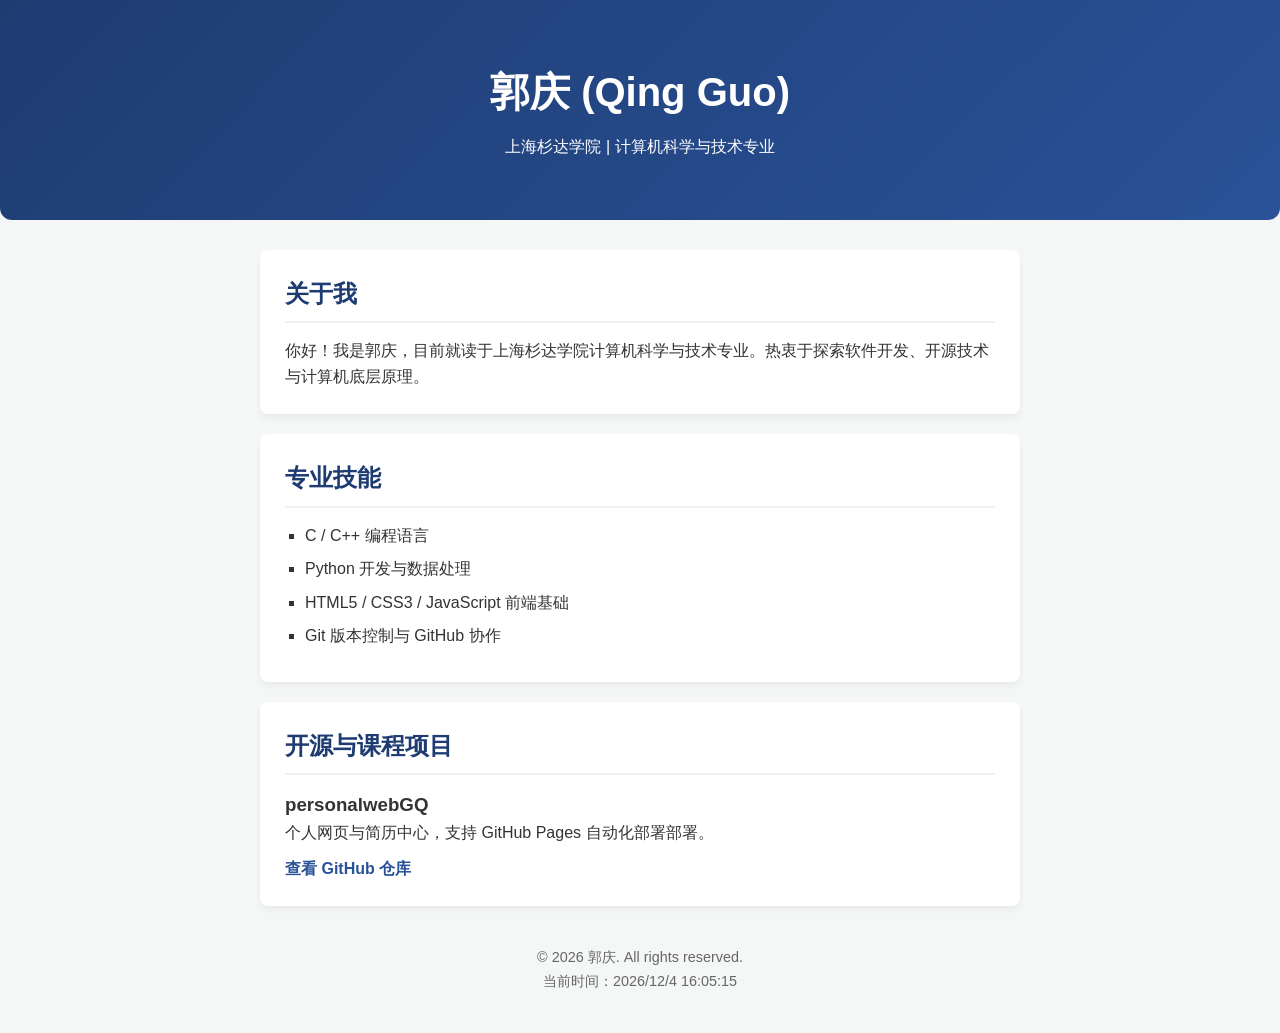
<file: index.html>
<!DOCTYPE html>
<html lang="zh-CN">
<head>
    <meta charset="UTF-8">
    <meta name="viewport" content="width=device-width, initial-scale=1.0">
    <title>郭庆 - 个人主页</title>
    <link rel="stylesheet" href="assets/style.css">
</head>
<body>
    <header>
        <div class="container">
            <h1>郭庆 (Qing Guo)</h1>
            <p>上海杉达学院 | 计算机科学与技术专业</p>
        </div>
    </header>

    <main class="container">
        <section class="card">
            <h2>关于我</h2>
            <p>你好！我是郭庆，目前就读于上海杉达学院计算机科学与技术专业。热衷于探索软件开发、开源技术与计算机底层原理。</p>
        </section>

        <section class="card">
            <h2>专业技能</h2>
            <ul class="skills">
                <li>C / C++ 编程语言</li>
                <li>Python 开发与数据处理</li>
                <li>HTML5 / CSS3 / JavaScript 前端基础</li>
                <li>Git 版本控制与 GitHub 协作</li>
            </ul>
        </section>

        <section class="card">
            <h2>开源与课程项目</h2>
            <div class="project">
                <h3>personalwebGQ</h3>
                <p>个人网页与简历中心，支持 GitHub Pages 自动化部署部署。</p>
                <a href="https://github.com/gq001-X/personalwebGQ" target="_blank">查看 GitHub 仓库</a>
            </div>
        </section>
    </main>

    <footer>
        <div class="container">
            <p>&copy; 2026 郭庆. All rights reserved.</p>
            <p id="time"></p>
        </div>
    </footer>

    <script src="assets/main.js"></script>
</body>
</html>
</file>
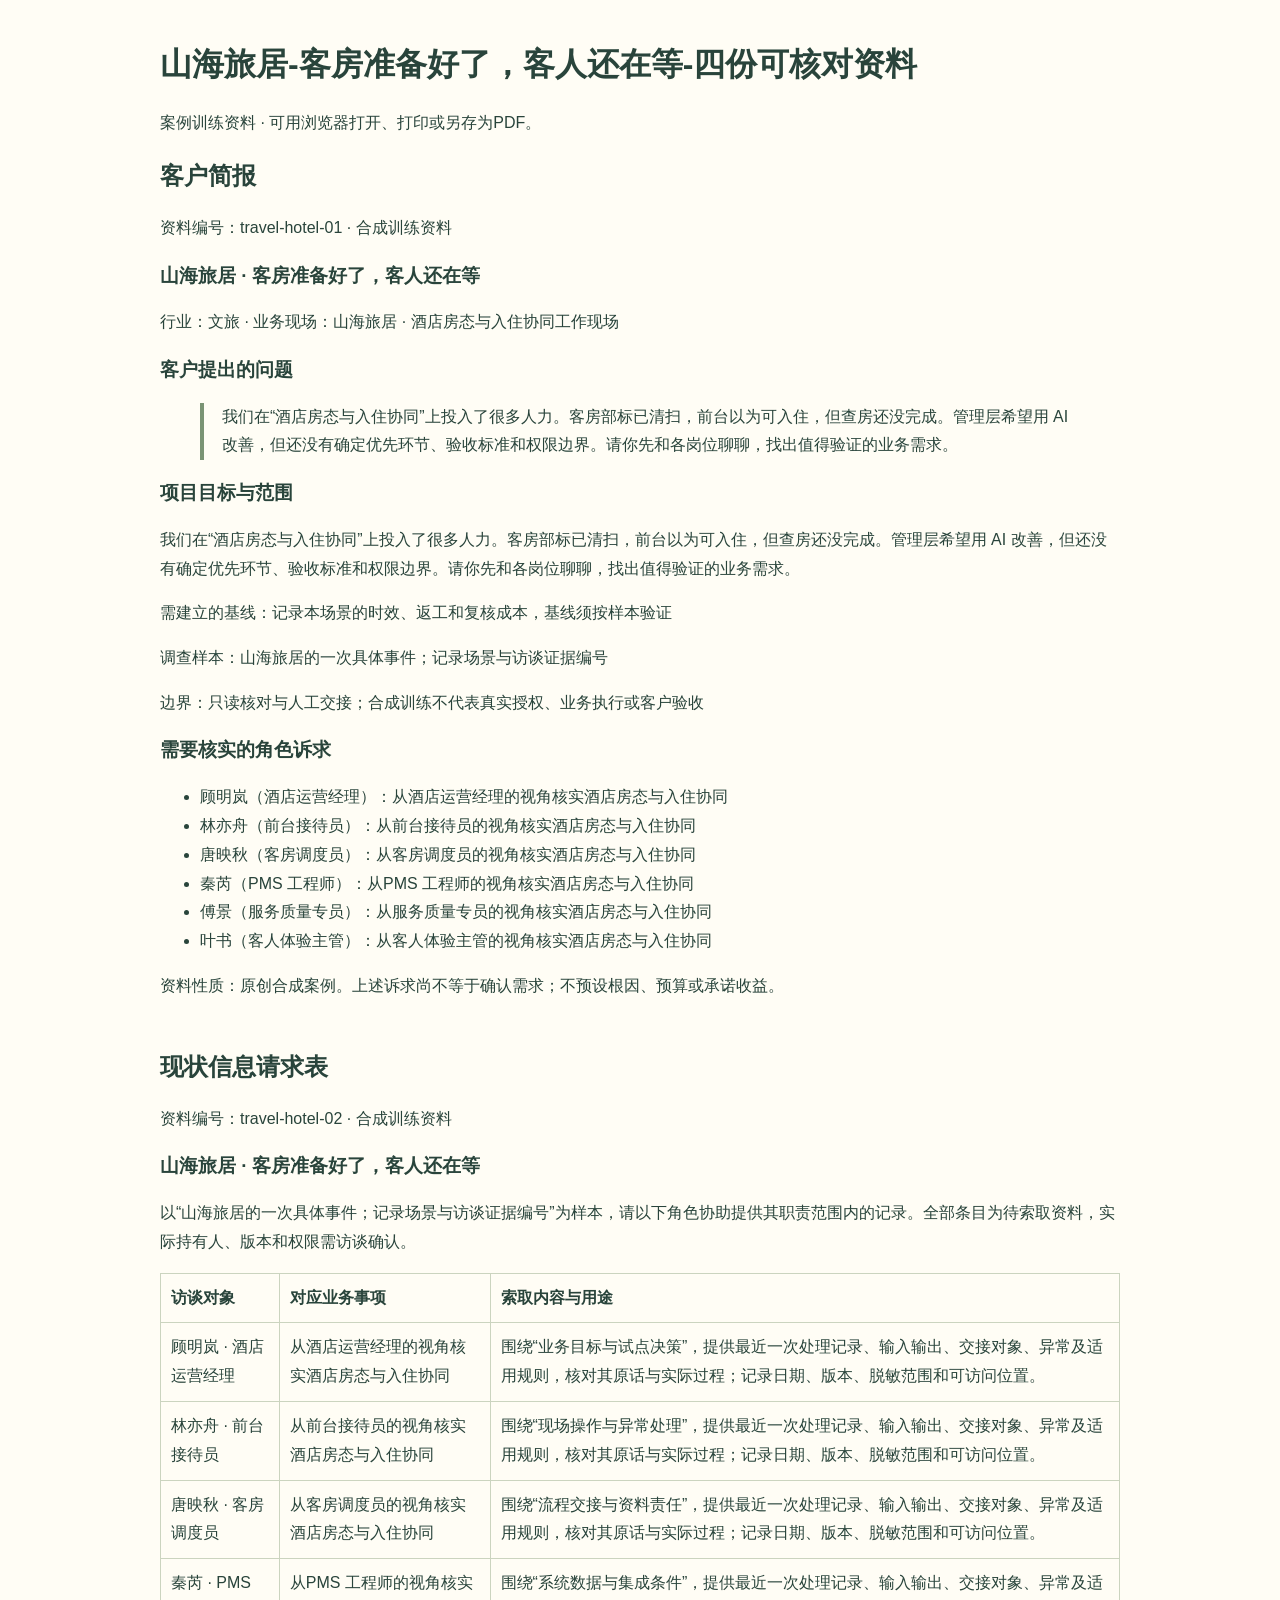
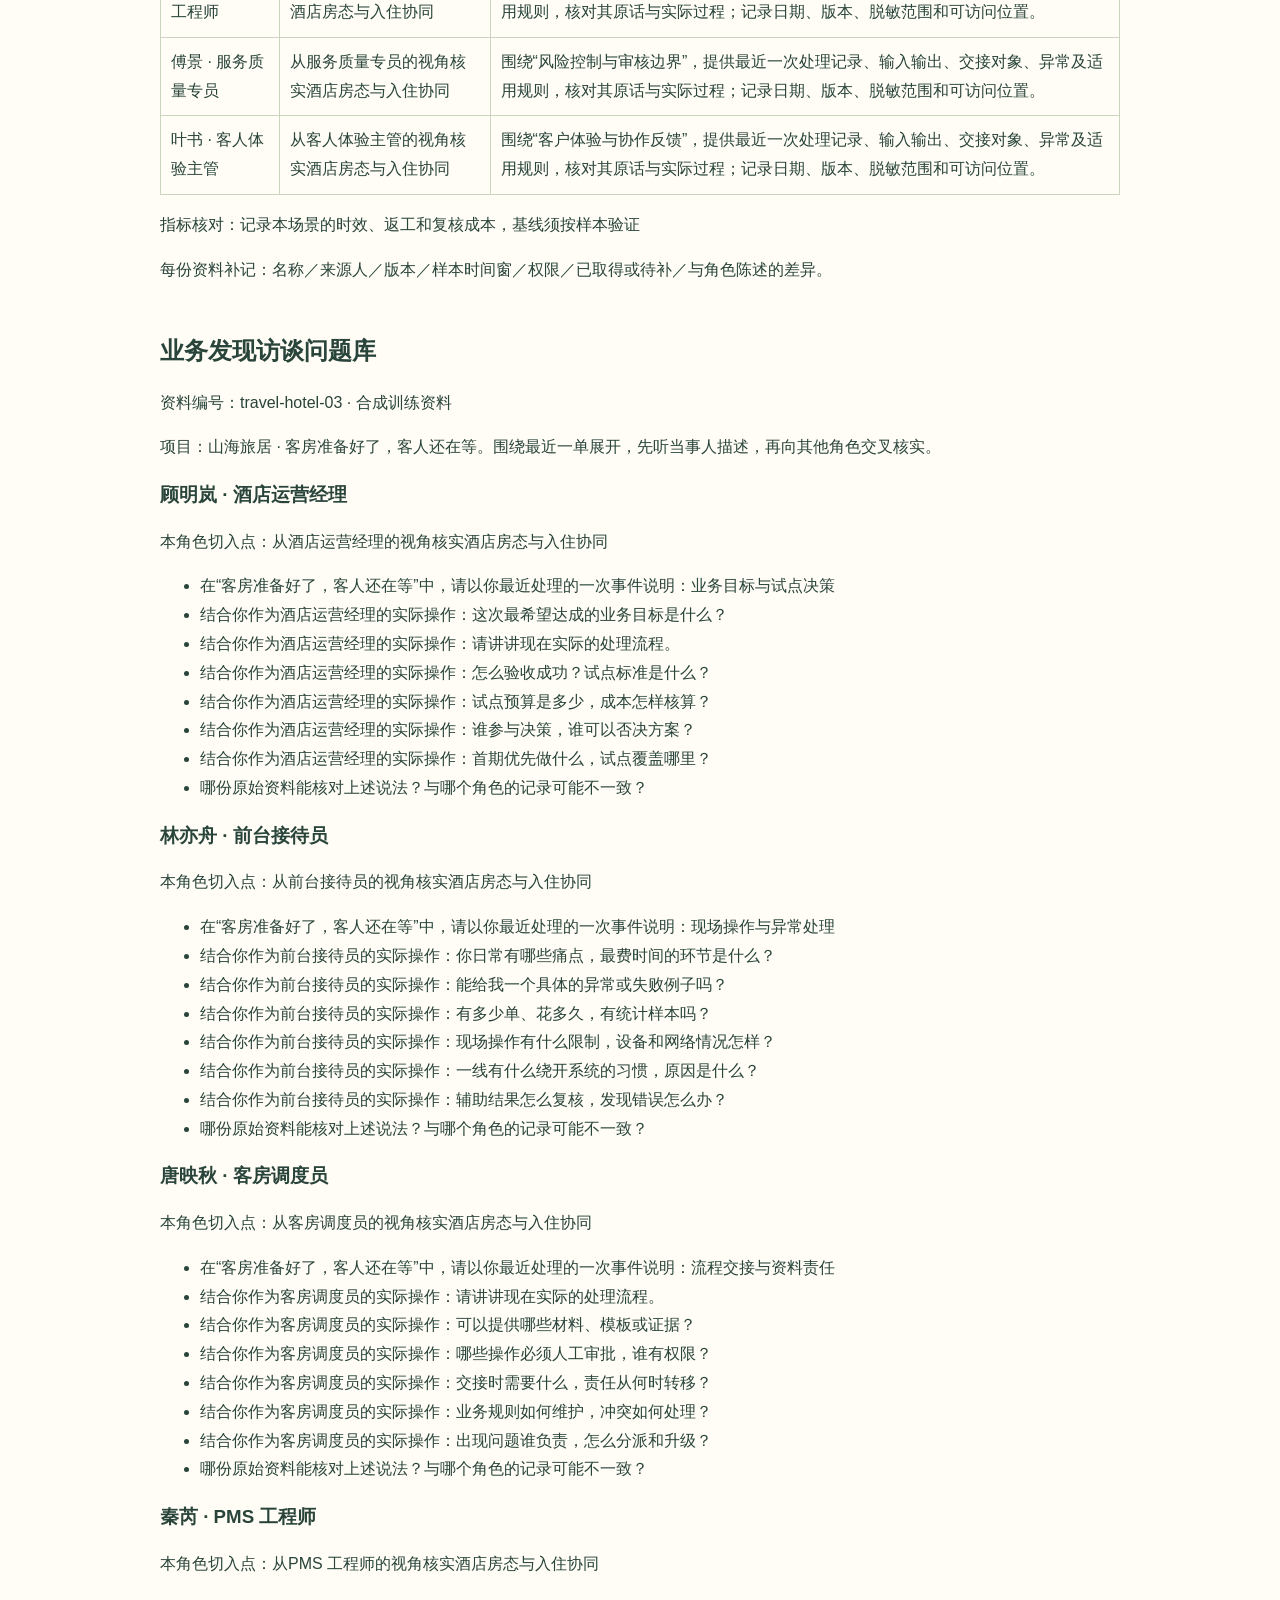
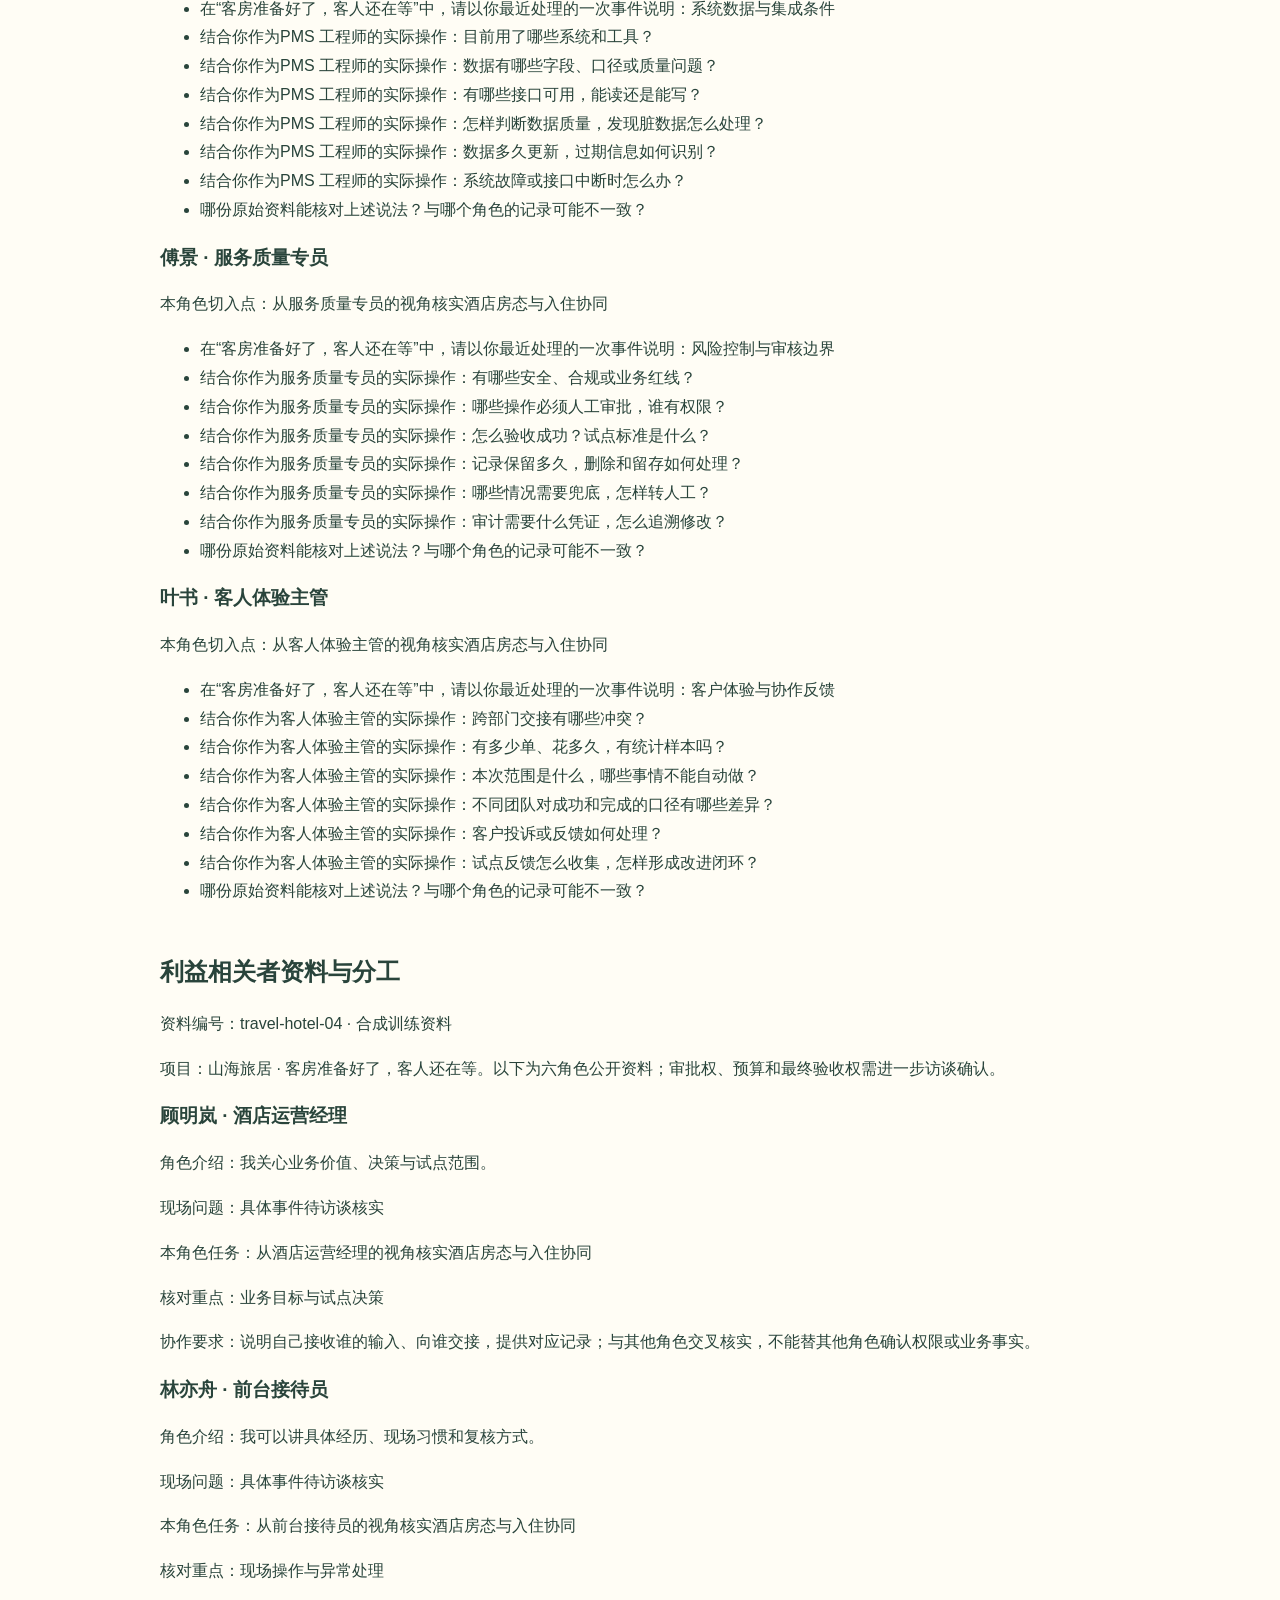
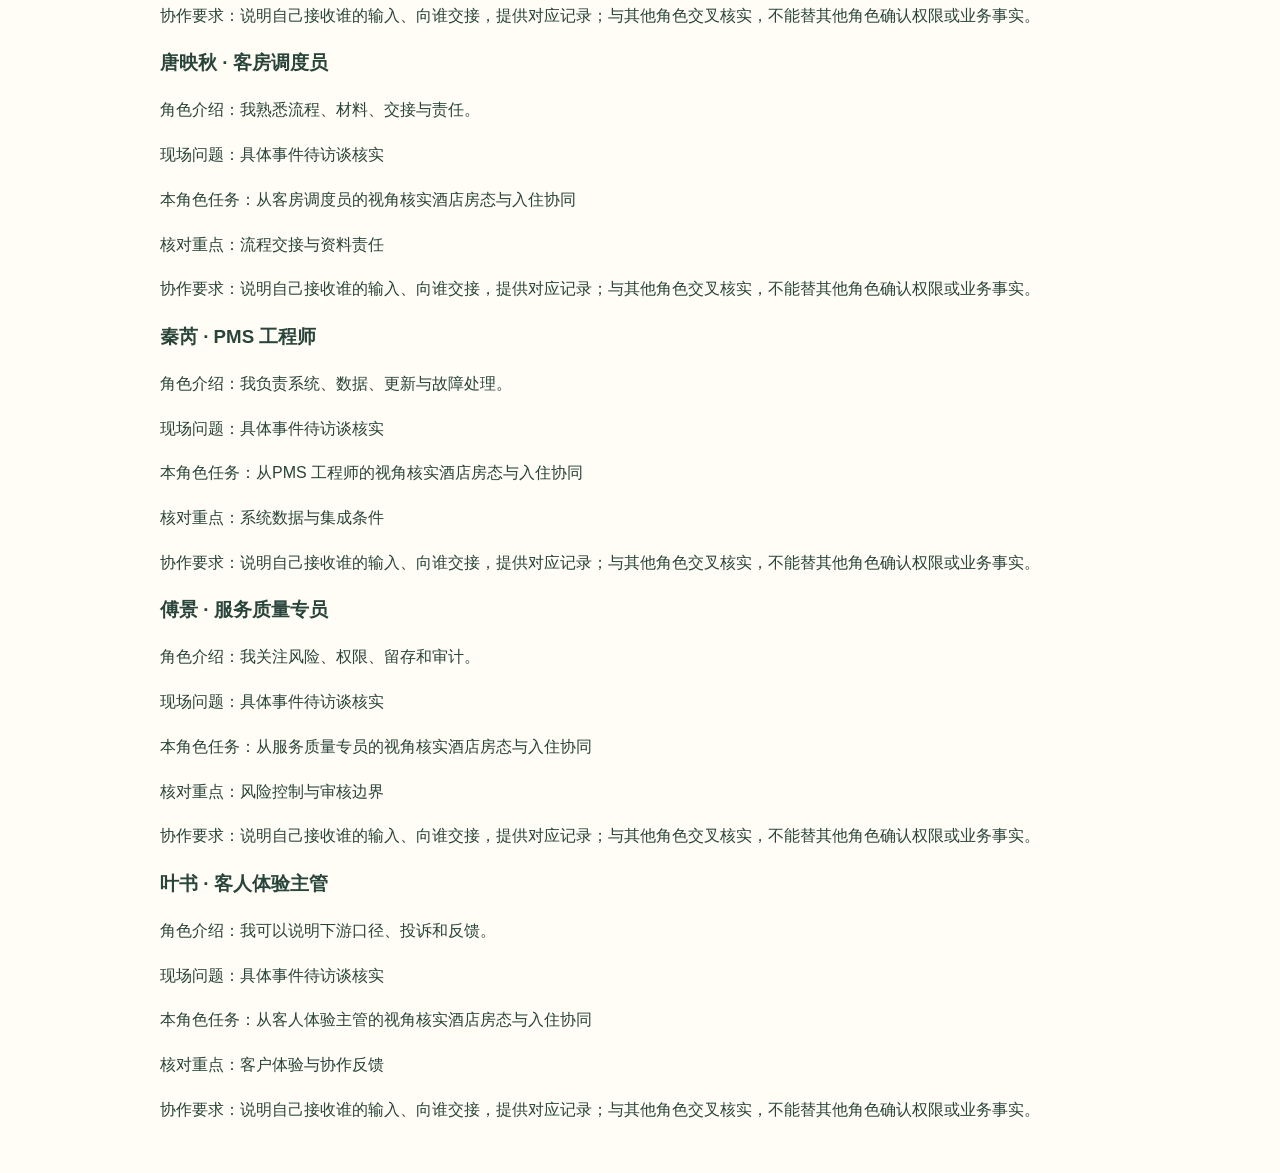
<file: hotel-room-status/docs/山海旅居-客房准备好了，客人还在等-四份可核对资料.html>
<!doctype html><html lang="zh-CN"><head><meta charset="utf-8"><title>山海旅居-客房准备好了，客人还在等-四份可核对资料</title><style>body{max-width:960px;margin:40px auto;padding:0 24px;font:16px/1.8 "Microsoft YaHei",sans-serif;color:#29443b;background:#fffdf5}h1,h2,h3{line-height:1.5}table{border-collapse:collapse;width:100%}td,th{border:1px solid #cbd4bf;padding:10px;text-align:left}section{margin-bottom:48px}blockquote{border-left:4px solid #7a9474;padding-left:18px}a{color:#2d654f}@media print{body{background:white;margin:0;max-width:none}section+section{break-before:page}}</style></head><body><h1>山海旅居-客房准备好了，客人还在等-四份可核对资料</h1><p>案例训练资料 · 可用浏览器打开、打印或另存为PDF。</p><section><h2>客户简报</h2><p class="hint">资料编号：travel-hotel-01 · 合成训练资料</p><h3>山海旅居 · 客房准备好了，客人还在等</h3><p>行业：文旅 · 业务现场：山海旅居 · 酒店房态与入住协同工作现场</p><h3>客户提出的问题</h3><blockquote>我们在“酒店房态与入住协同”上投入了很多人力。客房部标已清扫，前台以为可入住，但查房还没完成。管理层希望用 AI 改善，但还没有确定优先环节、验收标准和权限边界。请你先和各岗位聊聊，找出值得验证的业务需求。</blockquote><h3>项目目标与范围</h3><p>我们在“酒店房态与入住协同”上投入了很多人力。客房部标已清扫，前台以为可入住，但查房还没完成。管理层希望用 AI 改善，但还没有确定优先环节、验收标准和权限边界。请你先和各岗位聊聊，找出值得验证的业务需求。</p><p>需建立的基线：记录本场景的时效、返工和复核成本，基线须按样本验证</p><p>调查样本：山海旅居的一次具体事件；记录场景与访谈证据编号</p><p>边界：只读核对与人工交接；合成训练不代表真实授权、业务执行或客户验收</p><h3>需要核实的角色诉求</h3><ul><li>顾明岚（酒店运营经理）：从酒店运营经理的视角核实酒店房态与入住协同</li><li>林亦舟（前台接待员）：从前台接待员的视角核实酒店房态与入住协同</li><li>唐映秋（客房调度员）：从客房调度员的视角核实酒店房态与入住协同</li><li>秦芮（PMS 工程师）：从PMS 工程师的视角核实酒店房态与入住协同</li><li>傅景（服务质量专员）：从服务质量专员的视角核实酒店房态与入住协同</li><li>叶书（客人体验主管）：从客人体验主管的视角核实酒店房态与入住协同</li></ul><p>资料性质：原创合成案例。上述诉求尚不等于确认需求；不预设根因、预算或承诺收益。</p></section><section><h2>现状信息请求表</h2><p class="hint">资料编号：travel-hotel-02 · 合成训练资料</p><h3>山海旅居 · 客房准备好了，客人还在等</h3><p>以“山海旅居的一次具体事件；记录场景与访谈证据编号”为样本，请以下角色协助提供其职责范围内的记录。全部条目为待索取资料，实际持有人、版本和权限需访谈确认。</p><table><thead><tr><th>访谈对象</th><th>对应业务事项</th><th>索取内容与用途</th></tr></thead><tbody><tr><td>顾明岚 · 酒店运营经理</td><td>从酒店运营经理的视角核实酒店房态与入住协同</td><td>围绕“业务目标与试点决策”，提供最近一次处理记录、输入输出、交接对象、异常及适用规则，核对其原话与实际过程；记录日期、版本、脱敏范围和可访问位置。</td></tr><tr><td>林亦舟 · 前台接待员</td><td>从前台接待员的视角核实酒店房态与入住协同</td><td>围绕“现场操作与异常处理”，提供最近一次处理记录、输入输出、交接对象、异常及适用规则，核对其原话与实际过程；记录日期、版本、脱敏范围和可访问位置。</td></tr><tr><td>唐映秋 · 客房调度员</td><td>从客房调度员的视角核实酒店房态与入住协同</td><td>围绕“流程交接与资料责任”，提供最近一次处理记录、输入输出、交接对象、异常及适用规则，核对其原话与实际过程；记录日期、版本、脱敏范围和可访问位置。</td></tr><tr><td>秦芮 · PMS 工程师</td><td>从PMS 工程师的视角核实酒店房态与入住协同</td><td>围绕“系统数据与集成条件”，提供最近一次处理记录、输入输出、交接对象、异常及适用规则，核对其原话与实际过程；记录日期、版本、脱敏范围和可访问位置。</td></tr><tr><td>傅景 · 服务质量专员</td><td>从服务质量专员的视角核实酒店房态与入住协同</td><td>围绕“风险控制与审核边界”，提供最近一次处理记录、输入输出、交接对象、异常及适用规则，核对其原话与实际过程；记录日期、版本、脱敏范围和可访问位置。</td></tr><tr><td>叶书 · 客人体验主管</td><td>从客人体验主管的视角核实酒店房态与入住协同</td><td>围绕“客户体验与协作反馈”，提供最近一次处理记录、输入输出、交接对象、异常及适用规则，核对其原话与实际过程；记录日期、版本、脱敏范围和可访问位置。</td></tr></tbody></table><p>指标核对：记录本场景的时效、返工和复核成本，基线须按样本验证</p><p>每份资料补记：名称／来源人／版本／样本时间窗／权限／已取得或待补／与角色陈述的差异。</p></section><section><h2>业务发现访谈问题库</h2><p class="hint">资料编号：travel-hotel-03 · 合成训练资料</p><p>项目：山海旅居 · 客房准备好了，客人还在等。围绕最近一单展开，先听当事人描述，再向其他角色交叉核实。</p><h3>顾明岚 · 酒店运营经理</h3><p>本角色切入点：从酒店运营经理的视角核实酒店房态与入住协同</p><ul><li>在“客房准备好了，客人还在等”中，请以你最近处理的一次事件说明：业务目标与试点决策</li><li>结合你作为酒店运营经理的实际操作：这次最希望达成的业务目标是什么？</li><li>结合你作为酒店运营经理的实际操作：请讲讲现在实际的处理流程。</li><li>结合你作为酒店运营经理的实际操作：怎么验收成功？试点标准是什么？</li><li>结合你作为酒店运营经理的实际操作：试点预算是多少，成本怎样核算？</li><li>结合你作为酒店运营经理的实际操作：谁参与决策，谁可以否决方案？</li><li>结合你作为酒店运营经理的实际操作：首期优先做什么，试点覆盖哪里？</li><li>哪份原始资料能核对上述说法？与哪个角色的记录可能不一致？</li></ul><h3>林亦舟 · 前台接待员</h3><p>本角色切入点：从前台接待员的视角核实酒店房态与入住协同</p><ul><li>在“客房准备好了，客人还在等”中，请以你最近处理的一次事件说明：现场操作与异常处理</li><li>结合你作为前台接待员的实际操作：你日常有哪些痛点，最费时间的环节是什么？</li><li>结合你作为前台接待员的实际操作：能给我一个具体的异常或失败例子吗？</li><li>结合你作为前台接待员的实际操作：有多少单、花多久，有统计样本吗？</li><li>结合你作为前台接待员的实际操作：现场操作有什么限制，设备和网络情况怎样？</li><li>结合你作为前台接待员的实际操作：一线有什么绕开系统的习惯，原因是什么？</li><li>结合你作为前台接待员的实际操作：辅助结果怎么复核，发现错误怎么办？</li><li>哪份原始资料能核对上述说法？与哪个角色的记录可能不一致？</li></ul><h3>唐映秋 · 客房调度员</h3><p>本角色切入点：从客房调度员的视角核实酒店房态与入住协同</p><ul><li>在“客房准备好了，客人还在等”中，请以你最近处理的一次事件说明：流程交接与资料责任</li><li>结合你作为客房调度员的实际操作：请讲讲现在实际的处理流程。</li><li>结合你作为客房调度员的实际操作：可以提供哪些材料、模板或证据？</li><li>结合你作为客房调度员的实际操作：哪些操作必须人工审批，谁有权限？</li><li>结合你作为客房调度员的实际操作：交接时需要什么，责任从何时转移？</li><li>结合你作为客房调度员的实际操作：业务规则如何维护，冲突如何处理？</li><li>结合你作为客房调度员的实际操作：出现问题谁负责，怎么分派和升级？</li><li>哪份原始资料能核对上述说法？与哪个角色的记录可能不一致？</li></ul><h3>秦芮 · PMS 工程师</h3><p>本角色切入点：从PMS 工程师的视角核实酒店房态与入住协同</p><ul><li>在“客房准备好了，客人还在等”中，请以你最近处理的一次事件说明：系统数据与集成条件</li><li>结合你作为PMS 工程师的实际操作：目前用了哪些系统和工具？</li><li>结合你作为PMS 工程师的实际操作：数据有哪些字段、口径或质量问题？</li><li>结合你作为PMS 工程师的实际操作：有哪些接口可用，能读还是能写？</li><li>结合你作为PMS 工程师的实际操作：怎样判断数据质量，发现脏数据怎么处理？</li><li>结合你作为PMS 工程师的实际操作：数据多久更新，过期信息如何识别？</li><li>结合你作为PMS 工程师的实际操作：系统故障或接口中断时怎么办？</li><li>哪份原始资料能核对上述说法？与哪个角色的记录可能不一致？</li></ul><h3>傅景 · 服务质量专员</h3><p>本角色切入点：从服务质量专员的视角核实酒店房态与入住协同</p><ul><li>在“客房准备好了，客人还在等”中，请以你最近处理的一次事件说明：风险控制与审核边界</li><li>结合你作为服务质量专员的实际操作：有哪些安全、合规或业务红线？</li><li>结合你作为服务质量专员的实际操作：哪些操作必须人工审批，谁有权限？</li><li>结合你作为服务质量专员的实际操作：怎么验收成功？试点标准是什么？</li><li>结合你作为服务质量专员的实际操作：记录保留多久，删除和留存如何处理？</li><li>结合你作为服务质量专员的实际操作：哪些情况需要兜底，怎样转人工？</li><li>结合你作为服务质量专员的实际操作：审计需要什么凭证，怎么追溯修改？</li><li>哪份原始资料能核对上述说法？与哪个角色的记录可能不一致？</li></ul><h3>叶书 · 客人体验主管</h3><p>本角色切入点：从客人体验主管的视角核实酒店房态与入住协同</p><ul><li>在“客房准备好了，客人还在等”中，请以你最近处理的一次事件说明：客户体验与协作反馈</li><li>结合你作为客人体验主管的实际操作：跨部门交接有哪些冲突？</li><li>结合你作为客人体验主管的实际操作：有多少单、花多久，有统计样本吗？</li><li>结合你作为客人体验主管的实际操作：本次范围是什么，哪些事情不能自动做？</li><li>结合你作为客人体验主管的实际操作：不同团队对成功和完成的口径有哪些差异？</li><li>结合你作为客人体验主管的实际操作：客户投诉或反馈如何处理？</li><li>结合你作为客人体验主管的实际操作：试点反馈怎么收集，怎样形成改进闭环？</li><li>哪份原始资料能核对上述说法？与哪个角色的记录可能不一致？</li></ul></section><section><h2>利益相关者资料与分工</h2><p class="hint">资料编号：travel-hotel-04 · 合成训练资料</p><p>项目：山海旅居 · 客房准备好了，客人还在等。以下为六角色公开资料；审批权、预算和最终验收权需进一步访谈确认。</p><article><h3>顾明岚 · 酒店运营经理</h3><p>角色介绍：我关心业务价值、决策与试点范围。</p><p>现场问题：具体事件待访谈核实</p><p>本角色任务：从酒店运营经理的视角核实酒店房态与入住协同</p><p>核对重点：业务目标与试点决策</p><p>协作要求：说明自己接收谁的输入、向谁交接，提供对应记录；与其他角色交叉核实，不能替其他角色确认权限或业务事实。</p></article><article><h3>林亦舟 · 前台接待员</h3><p>角色介绍：我可以讲具体经历、现场习惯和复核方式。</p><p>现场问题：具体事件待访谈核实</p><p>本角色任务：从前台接待员的视角核实酒店房态与入住协同</p><p>核对重点：现场操作与异常处理</p><p>协作要求：说明自己接收谁的输入、向谁交接，提供对应记录；与其他角色交叉核实，不能替其他角色确认权限或业务事实。</p></article><article><h3>唐映秋 · 客房调度员</h3><p>角色介绍：我熟悉流程、材料、交接与责任。</p><p>现场问题：具体事件待访谈核实</p><p>本角色任务：从客房调度员的视角核实酒店房态与入住协同</p><p>核对重点：流程交接与资料责任</p><p>协作要求：说明自己接收谁的输入、向谁交接，提供对应记录；与其他角色交叉核实，不能替其他角色确认权限或业务事实。</p></article><article><h3>秦芮 · PMS 工程师</h3><p>角色介绍：我负责系统、数据、更新与故障处理。</p><p>现场问题：具体事件待访谈核实</p><p>本角色任务：从PMS 工程师的视角核实酒店房态与入住协同</p><p>核对重点：系统数据与集成条件</p><p>协作要求：说明自己接收谁的输入、向谁交接，提供对应记录；与其他角色交叉核实，不能替其他角色确认权限或业务事实。</p></article><article><h3>傅景 · 服务质量专员</h3><p>角色介绍：我关注风险、权限、留存和审计。</p><p>现场问题：具体事件待访谈核实</p><p>本角色任务：从服务质量专员的视角核实酒店房态与入住协同</p><p>核对重点：风险控制与审核边界</p><p>协作要求：说明自己接收谁的输入、向谁交接，提供对应记录；与其他角色交叉核实，不能替其他角色确认权限或业务事实。</p></article><article><h3>叶书 · 客人体验主管</h3><p>角色介绍：我可以说明下游口径、投诉和反馈。</p><p>现场问题：具体事件待访谈核实</p><p>本角色任务：从客人体验主管的视角核实酒店房态与入住协同</p><p>核对重点：客户体验与协作反馈</p><p>协作要求：说明自己接收谁的输入、向谁交接，提供对应记录；与其他角色交叉核实，不能替其他角色确认权限或业务事实。</p></article></section></body></html>
</file>
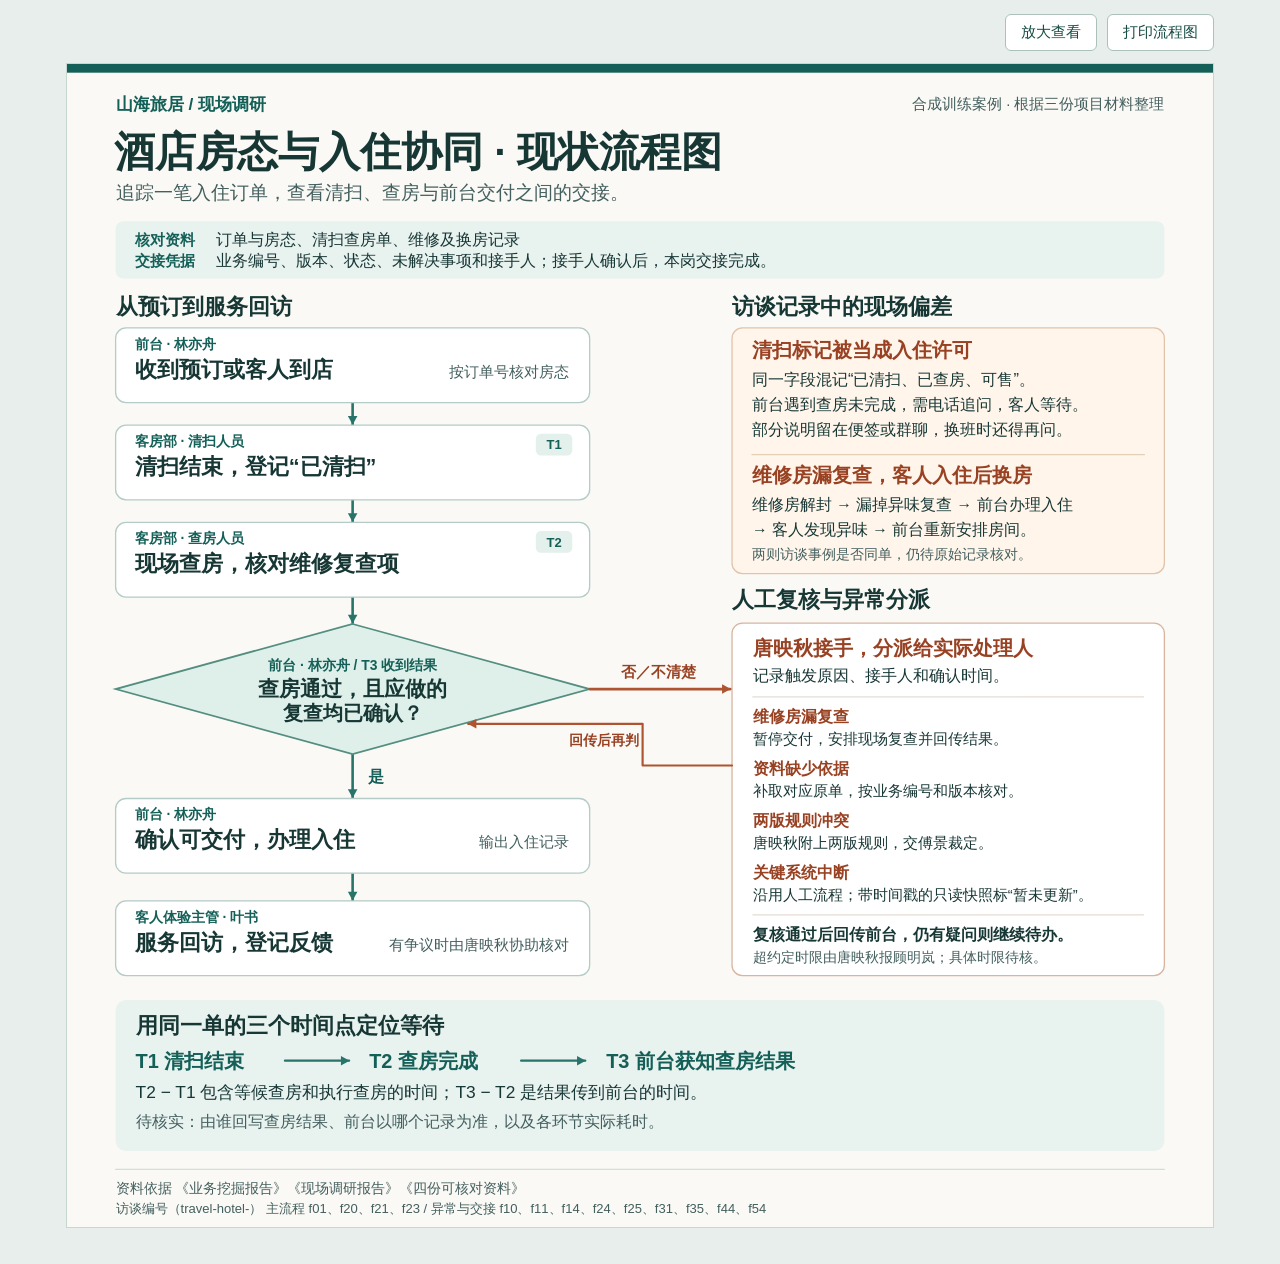
<file: hotel-room-status/docs/酒店房态与入住协同-现状流程图.html>
<!doctype html>
<html lang="zh-CN">
<head>
<meta charset="utf-8">
<meta name="viewport" content="width=device-width,initial-scale=1">
<title>酒店房态与入住协同 · 现状流程图</title>
<style>
* { box-sizing: border-box; }
body { margin: 0; background: #e7eeeb; color: #173735; font-family: "Microsoft YaHei", sans-serif; }
main { max-width: 1180px; margin: auto; padding: 14px 16px 36px; }
nav { display: flex; justify-content: flex-end; gap: 10px; margin-bottom: 12px; }
button { background: #fff; color: #174c44; border: 1px solid #abc1ba; border-radius: 6px; padding: 8px 15px; font: inherit; font-size: 15px; cursor: pointer; }
button:hover, button:focus-visible { background: #d9eae2; }
.sheet { overflow-x: auto; background: #faf9f5; border: 1px solid #c8d6d0; }
svg { display: block; width: 100%; height: auto; }
.enlarged svg { width: 150%; min-width: 1320px; }
@media (max-width: 600px) { main { padding: 10px 4px; } nav { margin-right: 6px; } }
@page { size: A4 portrait; margin: 8mm; }
@media print {
  body, main { margin: 0; padding: 0; background: white; }
  nav { display: none; }
  .sheet { overflow: visible; border: 0; break-inside: avoid; }
  .sheet svg { width: 100%; min-width: 0; height: auto; }
  * { print-color-adjust: exact; -webkit-print-color-adjust: exact; }
}
</style>
</head>
<body>
<main aria-label="山海旅居现状流程图">
<nav aria-label="流程图工具">
  <button type="button" id="zoom" aria-controls="diagram" aria-pressed="false">放大查看</button>
  <button type="button" id="print">打印流程图</button>
</nav>
<div class="sheet" id="diagram" tabindex="0" role="region" aria-label="酒店房态与入住协同流程图">
<svg xmlns="http://www.w3.org/2000/svg" width="1320" height="1340" viewBox="0 0 1320 1340" role="img" aria-labelledby="title desc">
<title id="title">酒店房态与入住协同 · 现状流程图</title>
<desc id="desc">山海旅居合成案例。左侧是从预订到入住回访的人工流程；右侧分别列出实际误判和人工异常分支，复核后返回前台判断。底部列出核实等待时间的三个节点。</desc>
<defs>
<marker id="cool" markerUnits="userSpaceOnUse" markerWidth="13" markerHeight="13" refX="10.5" refY="6.5" orient="auto" viewBox="0 0 13 13"><path d="M1 1 L11 6.5 L1 12 Z" fill="#28746B"/></marker>
<marker id="warm" markerUnits="userSpaceOnUse" markerWidth="13" markerHeight="13" refX="10.5" refY="6.5" orient="auto" viewBox="0 0 13 13"><path d="M1 1 L11 6.5 L1 12 Z" fill="#AE5430"/></marker>
</defs><g font-family="'Microsoft YaHei','Noto Sans SC','DengXian',sans-serif">
<rect x="0" y="0" width="1320" height="1340" rx="0" fill="#FAF9F5" stroke="none" stroke-width="1.5"/>
<rect x="0" y="0" width="1320" height="10" rx="0" fill="#146058" stroke="none" stroke-width="1.5"/>
<text x="56" y="53" font-size="20" font-weight="700" fill="#146058" text-anchor="start">山海旅居  /  现场调研</text>
<text x="1264" y="52" font-size="17" font-weight="400" fill="#435F5E" text-anchor="end">合成训练案例 · 根据三份项目材料整理</text>
<text x="54" y="117" font-size="47" font-weight="700" fill="#173735" text-anchor="start">酒店房态与入住协同 · 现状流程图</text>
<text x="56" y="155" font-size="22" font-weight="400" fill="#435F5E" text-anchor="start">追踪一笔入住订单，查看清扫、查房与前台交付之间的交接。</text>
<rect x="56" y="181" width="1208" height="66" rx="9" fill="#E8F2EF" stroke="none" stroke-width="1.5"/>
<text x="78" y="208" font-size="17" font-weight="700" fill="#146058" text-anchor="start">核对资料</text>
<text x="172" y="208" font-size="18" font-weight="400" fill="#173735" text-anchor="start">订单与房态、清扫查房单、维修及换房记录</text>
<text x="78" y="233" font-size="17" font-weight="700" fill="#146058" text-anchor="start">交接凭据</text>
<text x="172" y="233" font-size="18" font-weight="400" fill="#173735" text-anchor="start">业务编号、版本、状态、未解决事项和接手人；接手人确认后，本岗交接完成。</text>
<text x="56" y="288" font-size="25" font-weight="700" fill="#173735" text-anchor="start">从预订到服务回访</text>
<text x="766" y="288" font-size="25" font-weight="700" fill="#173735" text-anchor="start">访谈记录中的现场偏差</text>
<path d="M329 390 V415" fill="none" stroke="#28746B" stroke-width="3" stroke-linejoin="round" stroke-linecap="round" marker-end="url(#cool)"/>
<path d="M329 502 V527" fill="none" stroke="#28746B" stroke-width="3" stroke-linejoin="round" stroke-linecap="round" marker-end="url(#cool)"/>
<path d="M329 614 V644" fill="none" stroke="#28746B" stroke-width="3" stroke-linejoin="round" stroke-linecap="round" marker-end="url(#cool)"/>
<path d="M329 795 V845" fill="none" stroke="#28746B" stroke-width="3" stroke-linejoin="round" stroke-linecap="round" marker-end="url(#cool)"/>
<path d="M329 932 V963" fill="none" stroke="#28746B" stroke-width="3" stroke-linejoin="round" stroke-linecap="round" marker-end="url(#cool)"/>
<rect x="56" y="304" width="546" height="86" rx="12" fill="#FFFFFF" stroke="#B4CCC7" stroke-width="1.5"/>
<text x="78" y="328" font-size="16" font-weight="600" fill="#146058" text-anchor="start">前台 · 林亦舟</text>
<text x="78" y="360" font-size="25" font-weight="700" fill="#173735" text-anchor="start">收到预订或客人到店</text>
<text x="578" y="360" font-size="17" font-weight="400" fill="#435F5E" text-anchor="end">按订单号核对房态</text>
<rect x="56" y="416" width="546" height="86" rx="12" fill="#FFFFFF" stroke="#B4CCC7" stroke-width="1.5"/>
<text x="78" y="440" font-size="16" font-weight="600" fill="#146058" text-anchor="start">客房部 · 清扫人员</text>
<text x="78" y="472" font-size="25" font-weight="700" fill="#173735" text-anchor="start">清扫结束，登记“已清扫”</text>
<rect x="540" y="426" width="42" height="25" rx="6" fill="#E3F0EC" stroke="none" stroke-width="1.5"/>
<text x="561" y="444" font-size="15" font-weight="700" fill="#146058" text-anchor="middle">T1</text>
<rect x="56" y="528" width="546" height="86" rx="12" fill="#FFFFFF" stroke="#B4CCC7" stroke-width="1.5"/>
<text x="78" y="552" font-size="16" font-weight="600" fill="#146058" text-anchor="start">客房部 · 查房人员</text>
<text x="78" y="584" font-size="25" font-weight="700" fill="#173735" text-anchor="start">现场查房，核对维修复查项</text>
<rect x="540" y="538" width="42" height="25" rx="6" fill="#E3F0EC" stroke="none" stroke-width="1.5"/>
<text x="561" y="556" font-size="15" font-weight="700" fill="#146058" text-anchor="middle">T2</text>
<polygon points="329,645 602,720 329,795 56,720" fill="#DFF0EA" stroke="#548E81" stroke-width="2"/>
<text x="329" y="698" font-size="16" font-weight="600" fill="#146058" text-anchor="middle">前台 · 林亦舟   /   T3 收到结果</text>
<text x="329" y="728" font-size="24" font-weight="700" fill="#173735" text-anchor="middle">查房通过，且应做的</text>
<text x="329" y="756" font-size="23" font-weight="700" fill="#173735" text-anchor="middle">复查均已确认？</text>
<text x="347" y="827" font-size="18" font-weight="700" fill="#146058" text-anchor="start">是</text>
<rect x="56" y="846" width="546" height="86" rx="12" fill="#FFFFFF" stroke="#B4CCC7" stroke-width="1.5"/>
<text x="78" y="870" font-size="16" font-weight="600" fill="#146058" text-anchor="start">前台 · 林亦舟</text>
<text x="78" y="902" font-size="25" font-weight="700" fill="#173735" text-anchor="start">确认可交付，办理入住</text>
<text x="578" y="902" font-size="17" font-weight="400" fill="#435F5E" text-anchor="end">输出入住记录</text>
<rect x="56" y="964" width="546" height="86" rx="12" fill="#FFFFFF" stroke="#B4CCC7" stroke-width="1.5"/>
<text x="78" y="988" font-size="16" font-weight="600" fill="#146058" text-anchor="start">客人体验主管 · 叶书</text>
<text x="78" y="1020" font-size="25" font-weight="700" fill="#173735" text-anchor="start">服务回访，登记反馈</text>
<text x="578" y="1020" font-size="17" font-weight="400" fill="#435F5E" text-anchor="end">有争议时由唐映秋协助核对</text>
<rect x="766" y="304" width="498" height="283" rx="12" fill="#FFF5EB" stroke="#E3C3AA" stroke-width="1.5"/>
<text x="789" y="338" font-size="23" font-weight="700" fill="#994223" text-anchor="start">清扫标记被当成入住许可</text>
<text x="789" y="370" font-size="19" font-weight="400" fill="#173735" text-anchor="start">同一字段混记“已清扫、已查房、可售”。</text>
<text x="789" y="399" font-size="18" font-weight="400" fill="#173735" text-anchor="start">前台遇到查房未完成，需电话追问，客人等待。</text>
<text x="789" y="427" font-size="18" font-weight="400" fill="#173735" text-anchor="start">部分说明留在便签或群聊，换班时还得再问。</text>
<path d="M789 450 H1241" fill="none" stroke="#E5CEB8" stroke-width="1.5" stroke-linejoin="round" stroke-linecap="round"/>
<text x="789" y="482" font-size="23" font-weight="700" fill="#994223" text-anchor="start">维修房漏复查，客人入住后换房</text>
<text x="789" y="514" font-size="18" font-weight="400" fill="#173735" text-anchor="start">维修房解封 → 漏掉异味复查 → 前台办理入住</text>
<text x="789" y="542" font-size="18" font-weight="400" fill="#173735" text-anchor="start">→ 客人发现异味 → 前台重新安排房间。</text>
<text x="789" y="570" font-size="16" font-weight="400" fill="#435F5E" text-anchor="start">两则访谈事例是否同单，仍待原始记录核对。</text>
<text x="766" y="625" font-size="25" font-weight="700" fill="#173735" text-anchor="start">人工复核与异常分派</text>
<rect x="766" y="644" width="498" height="406" rx="12" fill="#FFFFFF" stroke="#D7B59F" stroke-width="1.5"/>
<text x="790" y="681" font-size="23" font-weight="700" fill="#994223" text-anchor="start">唐映秋接手，分派给实际处理人</text>
<text x="790" y="711" font-size="19" font-weight="400" fill="#173735" text-anchor="start">记录触发原因、接手人和确认时间。</text>
<path d="M790 729 H1240" fill="none" stroke="#E7DCD4" stroke-width="1.5" stroke-linejoin="round" stroke-linecap="round"/>
<text x="790" y="758" font-size="19" font-weight="700" fill="#994223" text-anchor="start">维修房漏复查</text>
<text x="790" y="783" font-size="17" font-weight="400" fill="#173735" text-anchor="start">暂停交付，安排现场复查并回传结果。</text>
<text x="790" y="818" font-size="19" font-weight="700" fill="#994223" text-anchor="start">资料缺少依据</text>
<text x="790" y="843" font-size="17" font-weight="400" fill="#173735" text-anchor="start">补取对应原单，按业务编号和版本核对。</text>
<text x="790" y="878" font-size="19" font-weight="700" fill="#994223" text-anchor="start">两版规则冲突</text>
<text x="790" y="903" font-size="17" font-weight="400" fill="#173735" text-anchor="start">唐映秋附上两版规则，交傅景裁定。</text>
<text x="790" y="938" font-size="19" font-weight="700" fill="#994223" text-anchor="start">关键系统中断</text>
<text x="790" y="963" font-size="17" font-weight="400" fill="#173735" text-anchor="start">沿用人工流程；带时间戳的只读快照标“暂未更新”。</text>
<path d="M790 980 H1240" fill="none" stroke="#E7DCD4" stroke-width="1.5" stroke-linejoin="round" stroke-linecap="round"/>
<text x="790" y="1009" font-size="18" font-weight="600" fill="#173735" text-anchor="start">复核通过后回传前台，仍有疑问则继续待办。</text>
<text x="790" y="1034" font-size="16" font-weight="400" fill="#435F5E" text-anchor="start">超约定时限由唐映秋报顾明岚；具体时限待核。</text>
<path d="M602 720 H764" fill="none" stroke="#AE5430" stroke-width="3" stroke-linejoin="round" stroke-linecap="round" marker-end="url(#warm)"/>
<text x="681" y="706" font-size="17" font-weight="700" fill="#994223" text-anchor="middle">否／不清楚</text>
<path d="M766 808 H663 V760 H462" fill="none" stroke="#AE5430" stroke-width="2.5" stroke-linejoin="round" stroke-linecap="round" marker-end="url(#warm)"/>
<text x="659" y="784" font-size="16" font-weight="600" fill="#994223" text-anchor="end">回传后再判</text>
<rect x="56" y="1078" width="1208" height="174" rx="12" fill="#E8F2EF" stroke="none" stroke-width="1.5"/>
<text x="79" y="1116" font-size="25" font-weight="700" fill="#173735" text-anchor="start">用同一单的三个时间点定位等待</text>
<text x="79" y="1156" font-size="23" font-weight="700" fill="#146058" text-anchor="start">T1  清扫结束</text>
<path d="M251 1148 H325" fill="none" stroke="#28746B" stroke-width="2.5" stroke-linejoin="round" stroke-linecap="round" marker-end="url(#cool)"/>
<text x="348" y="1156" font-size="23" font-weight="700" fill="#146058" text-anchor="start">T2  查房完成</text>
<path d="M523 1148 H597" fill="none" stroke="#28746B" stroke-width="2.5" stroke-linejoin="round" stroke-linecap="round" marker-end="url(#cool)"/>
<text x="621" y="1156" font-size="23" font-weight="700" fill="#146058" text-anchor="start">T3  前台获知查房结果</text>
<text x="79" y="1191" font-size="20" font-weight="400" fill="#173735" text-anchor="start">T2 − T1 包含等候查房和执行查房的时间；T3 − T2 是结果传到前台的时间。</text>
<text x="79" y="1224" font-size="18" font-weight="400" fill="#435F5E" text-anchor="start">待核实：由谁回写查房结果、前台以哪个记录为准，以及各环节实际耗时。</text>
<path d="M56 1273 H1264" fill="none" stroke="#C9D5D1" stroke-width="1.3" stroke-linejoin="round" stroke-linecap="round"/>
<text x="56" y="1300" font-size="16" font-weight="400" fill="#435F5E" text-anchor="start">资料依据  《业务挖掘报告》《现场调研报告》《四份可核对资料》</text>
<text x="56" y="1324" font-size="15" font-weight="400" fill="#435F5E" text-anchor="start">访谈编号（travel-hotel-）  主流程 f01、f20、f21、f23    /    异常与交接 f10、f11、f14、f24、f25、f31、f35、f44、f54</text>
</g></svg>
</div>
</main>
<script>
const zoom = document.getElementById('zoom');
const diagram = document.getElementById('diagram');
zoom.addEventListener('click', () => {
  const enlarged = diagram.classList.toggle('enlarged');
  zoom.setAttribute('aria-pressed', String(enlarged));
  zoom.textContent = enlarged ? '适应宽度' : '放大查看';
  if (!enlarged) diagram.scrollLeft = 0;
});
document.getElementById('print').addEventListener('click', () => window.print());
</script>
</body>
</html>
</file>
<file: assets/style.css>
* {
    margin: 0;
    padding: 0;
    box-sizing: border-box;
}

body {
    font-family: -apple-system, BlinkMacSystemFont, "Segoe UI", Roboto, "Helvetica Neue", Arial, sans-serif;
    line-height: 1.6;
    color: #333;
    background-color: #f4f7f6;
    padding-bottom: 40px;
}

.container {
    max-width: 800px;
    margin: 0 auto;
    padding: 0 20px;
}

header {
    background: linear-gradient(135deg, #1e3c72 0%, #2a5298 100%);
    color: white;
    padding: 60px 0;
    text-align: center;
    margin-bottom: 30px;
    border-radius: 0 0 12px 12px;
}

header h1 {
    font-size: 2.5rem;
    margin-bottom: 10px;
}

.card {
    background: white;
    padding: 25px;
    margin-bottom: 20px;
    border-radius: 8px;
    box-shadow: 0 4px 6px rgba(0,0,0,0.05);
}

.card h2 {
    color: #1e3c72;
    border-bottom: 2px solid #eef2f5;
    padding-bottom: 8px;
    margin-bottom: 15px;
}

.skills {
    list-style-type: square;
    padding-left: 20px;
}

.skills li {
    margin-bottom: 8px;
}

.project a {
    display: inline-block;
    margin-top: 10px;
    color: #2a5298;
    text-decoration: none;
    font-weight: bold;
}

.project a:hover {
    text-decoration: underline;
}

footer {
    text-align: center;
    color: #666;
    font-size: 0.9rem;
    margin-top: 40px;
}
</file>
